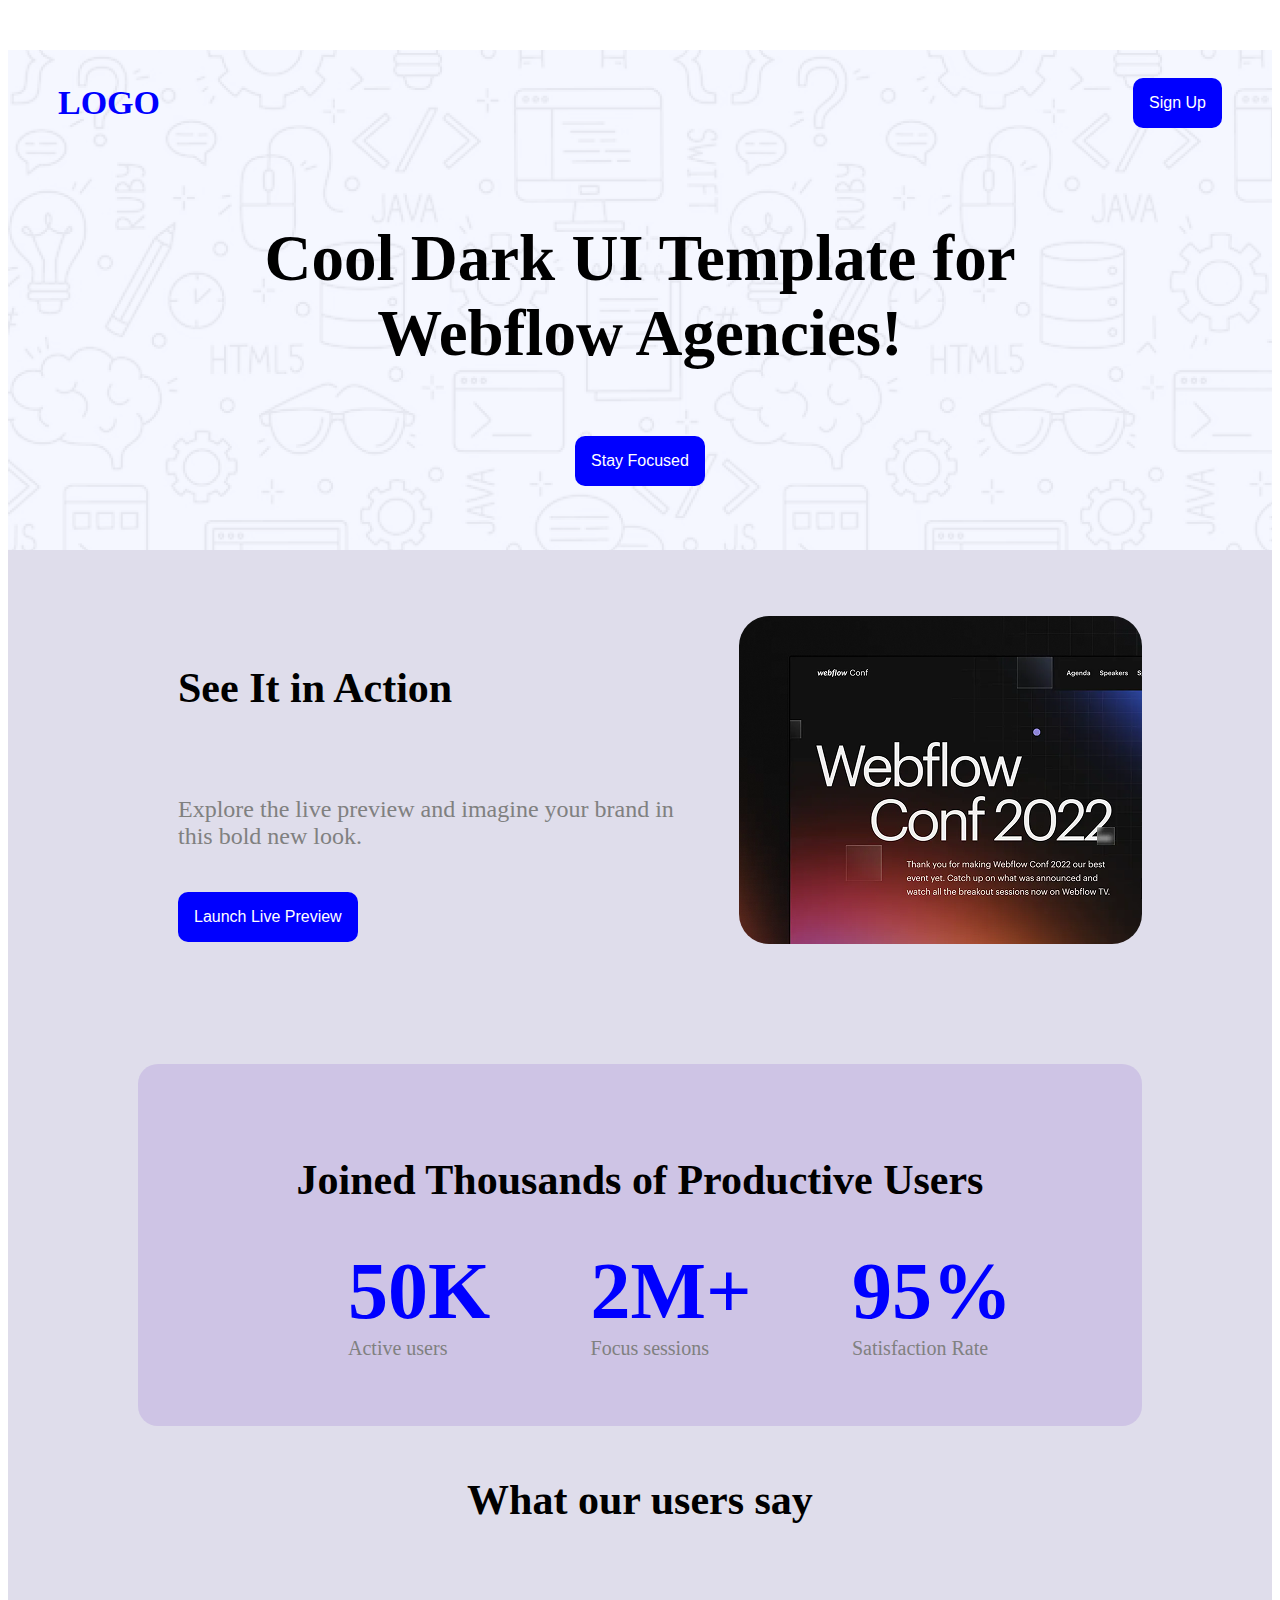
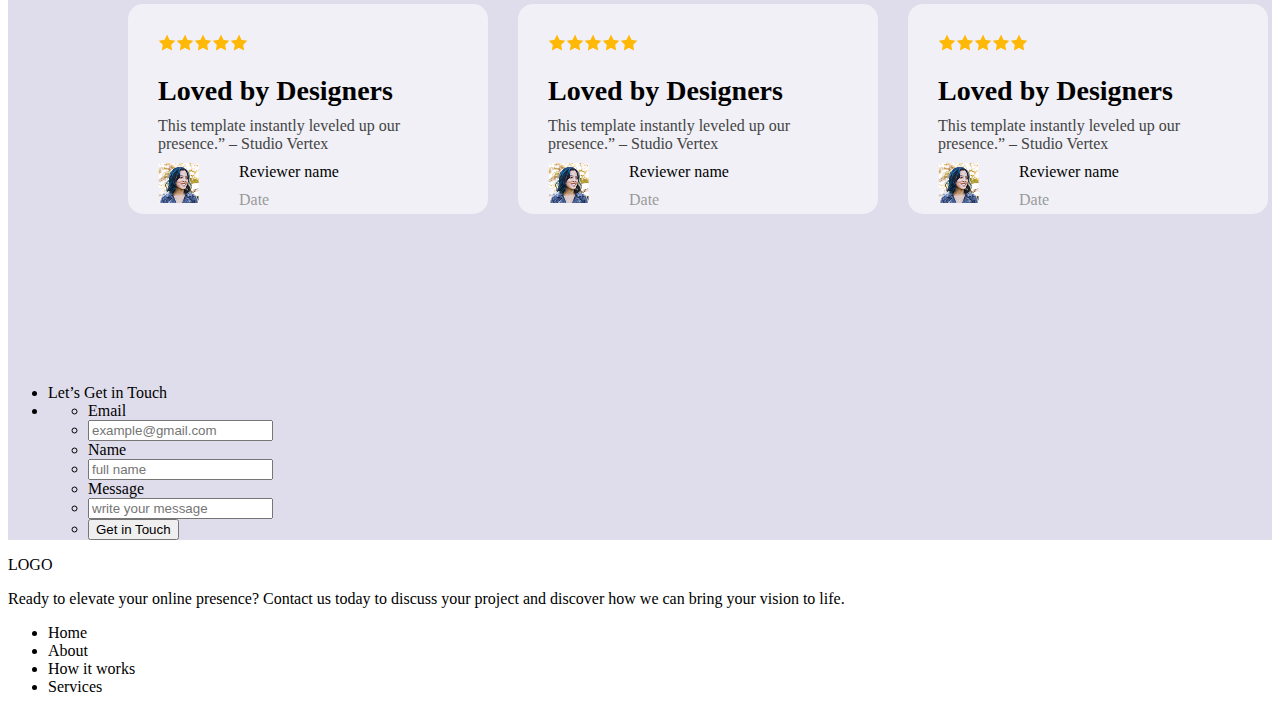
<file: index.html>
<!DOCTYPE html>
<html lang="en">
<head>
    <meta charset="UTF-8">
    <meta name="viewport" content="width=device-width, initial-scale=1.0">
    <title>My first assignment</title>
    <link rel="stylesheet" href="forCSS/cssfile.css">
</head>
<body>
    <header>
        <nav>
            <h3 class="logo">LOGO</h3>
            <a href=""><button class="btn">Sign Up</button></a>
        </nav>
            <p class="cool">Cool Dark UI Template for <br>Webflow Agencies!</p>
            <div class="stayfocused">
                <button class="btn">Stay Focused</button>
            </div>
    </header>
    <main class="main">
        <div class="partTwo">
            <ul class="ulTwo">
                <li id="seeit">
                    <h3 class="h3">See It in Action</h3><br><p id="seeP">Explore the live preview and imagine your brand in this bold new look.</p> <br> <button class="btn">Launch Live Preview</button>
                </li>
                <li><img src="wc.png" alt="" class="img" ></li>
            </ul>
        </div>
        <div class="partThree">
            <h3 class="h3"><p id="joined">Joined Thousands of Productive Users</p></h3>
            <ul>
                <li class="nested">
                    <ul><li class="big">50K</li><li class="small">Active users</li></ul>
                    <ul><li class="big">2M+</li><li class="small">Focus sessions</li></ul>
                    <ul><li class="big">95%</li><li class="small">Satisfaction Rate</li></ul>
                </li>
            </ul>
        </div>
        <div class="challenge1">
            <p class="say">What our users say</p>
            <ul class="review">
                <li>
                    <ul class="review2">
                    <li class="star">
                        <ul class="starL">
                            <li><img src="star.png" alt=""></li>
                            <li><img src="star.png" alt=""></li>
                            <li><img src="star.png" alt=""></li>
                            <li><img src="star.png" alt=""></li>
                            <li><img src="star.png" alt=""></li>
                        </ul>
                    </li>
                    <li class="short">Loved by Designers</li>
                    <li class="comment">This template instantly leveled up our presence.” – Studio Vertex</li>
                    <li class="rName">
                        <ul class="r1">
                            <li>
                                <img src="girl.png" alt="">
                            </li>
                                <ul class="r2">
                                    <li>Reviewer name</li>
                                    <li class="date">Date</li>
                                </ul>
                            </li>
                            </li>
                        </ul>
                    </li>
                    </ul>
                </li>
                <li>
                    <ul class="review2">
                    <li class="star">
                        <ul class="starL">
                            <li><img src="star.png" alt=""></li>
                            <li><img src="star.png" alt=""></li>
                            <li><img src="star.png" alt=""></li>
                            <li><img src="star.png" alt=""></li>
                            <li><img src="star.png" alt=""></li>
                        </ul>
                    </li>
                    <li class="short">Loved by Designers</li>
                    <li class="comment">This template instantly leveled up our presence.” – Studio Vertex</li>
                    <li class="rName">
                        <ul class="r1">
                            <li>
                                <img src="girl.png" alt="">
                            </li>
                                <ul class="r2">
                                    <li>Reviewer name</li>
                                    <li class="date">Date</li>
                                </ul>
                            </li>
                            </li>
                        </ul>
                    </li>
                    </ul>
                </li>
                <li>
                    <ul class="review2">
                    <li class="star">
                        <ul class="starL">
                            <li><img src="star.png" alt=""></li>
                            <li><img src="star.png" alt=""></li>
                            <li><img src="star.png" alt=""></li>
                            <li><img src="star.png" alt=""></li>
                            <li><img src="star.png" alt=""></li>
                        </ul>
                    </li>
                    <li class="short">Loved by Designers</li>
                    <li class="comment">This template instantly leveled up our presence.” – Studio Vertex</li>
                    <li class="rName">
                        <ul class="r1">
                            <li>
                                <img src="girl.png" alt="">
                            </li>
                                <ul class="r2">
                                    <li>Reviewer name</li>
                                    <li class="date">Date</li>
                                </ul>
                            </li>
                            </li>
                        </ul>
                    </li>
                    </ul>
                </li>
            </ul>
        </div>
               <div class="partFour">
            <ul class="touchlist">
                <li class="touch">Let’s Get in Touch</li>
                <li class="nested2">
                    <ul class="input">
                        <li class="feildName">Email</li>
                        <li class="box"><input type="email" placeholder="example@gmail.com" class="box"></li>
                        <li class="feildName">Name</li>
                        <li class="box"><input type="text" id="Name" name="name" placeholder="full name" class="box"></li>
                        <li class="feildName">Message</li>
                        <li class="box2"><input type="text" placeholder="write your message" class="box2"></li>
                        <li><button class="btn2">Get in Touch</button></li>
                    </ul>
                </li>
            </ul>
        </div>
    </main>
     <footer class="footer">
        <p class="f1">LOGO</p>
        <p class="f2">Ready to elevate your online presence? Contact us today to discuss your project and discover how we can bring your vision to life.</p>
        <ul class="fList">
            <li>Home</li>
            <li>About</li>
            <li>How it works</li>
            <li>Services</li>
        </ul>
    </footer>
</body>
</html>
</file>
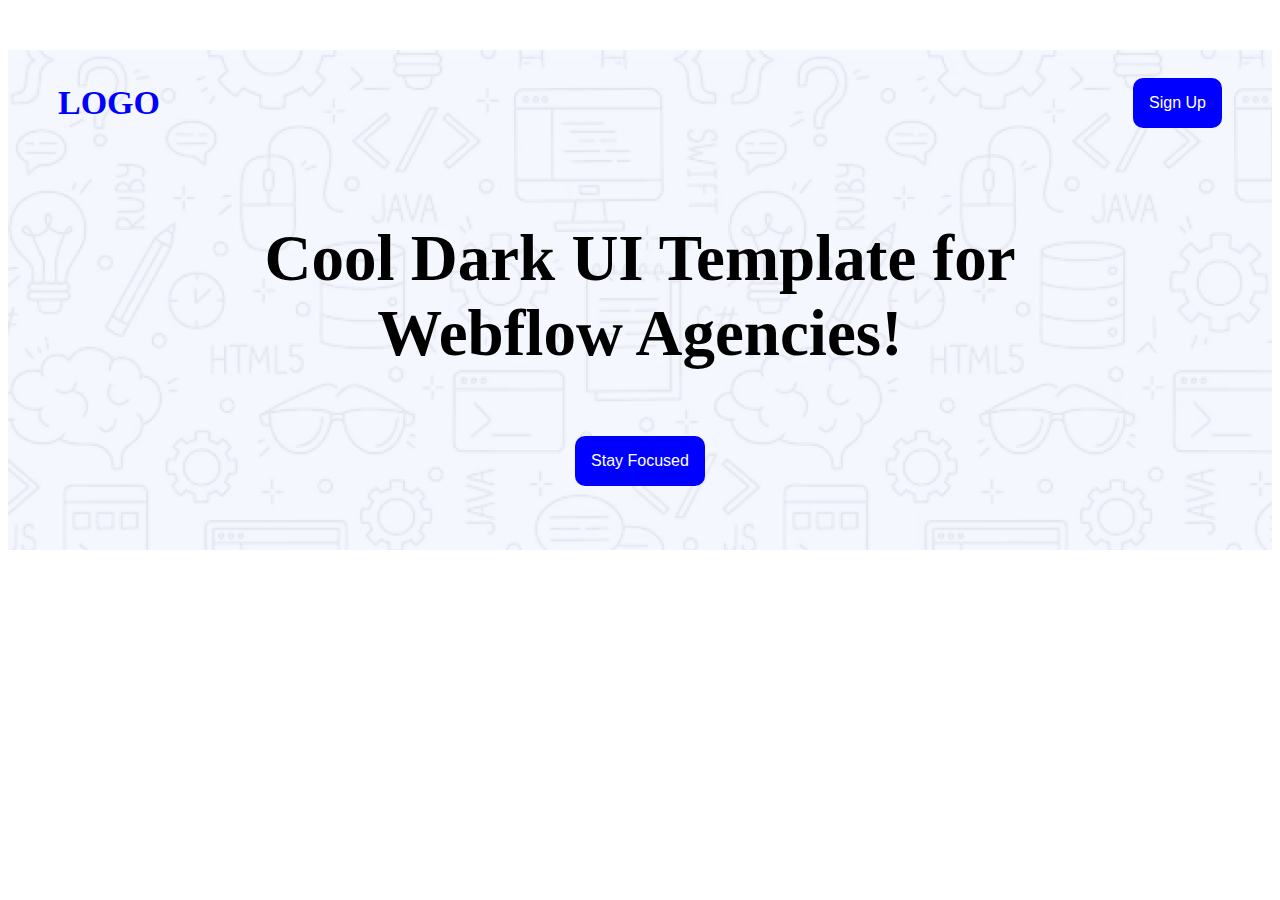
<file: htmlfile.html>
<!DOCTYPE html>
<html lang="en">
<head>
    <meta charset="UTF-8">
    <meta name="viewport" content="width=device-width, initial-scale=1.0">
    <title>My first assignment</title>
    <link rel="stylesheet" href="forCSS/cssfile.css">
</head>
<body>
    <header>
        <nav>
            <h3 class="logo">LOGO</h3>
            <a href=""><button class="btn">Sign Up</button></a>
        </nav>
            <p class="cool">Cool Dark UI Template for <br>Webflow Agencies!</p>
            <div class="stayfocused">
                <button class="btn">Stay Focused</button>
            </div>
    </header>
</file>
<file: forCSS/cssfile.css>
header{
    background-image: url('bg1.png');
    height: 500px;
}
nav{
    display: flex;
    align-items: center;
    justify-content: space-between;
    margin: 50px 50px;
}
.stayfocused{
    display: flex;
    justify-content: center;
}
.btn{
    font-size: 16px;
    padding: 16px;
    background-color: blue;
    color: white;
    border-radius: 10px;
    border: none;
    box-shadow: none;
    cursor: pointer;
    transition: background-color 0.4s ease;
}
.btn:hover{
    background-color: skyblue;
}
.cool{
    font-weight: bold;
    font-size: 65px;
    text-align: center;
}
.logo{
    font-size: 34px;
    color: blue;
}
.main{
    background-color: rgba(131, 121, 176, 0.254);
}
.partTwo{
    padding: 50px 130px;
}
.ulTwo{
    display: flex;
    align-items: center;
    justify-content: space-between;
    list-style: none;
}
#seeit{
    width: 500px;
}
.h3{
    font-size: 42px;
    font-weight: bold;
}
#seeP{
    font-size: 24px;
    font-weight: lighter;
    color: gray;
}
.img{
    border-radius: 30px;
}
.partThree{
    padding: 50px 130px;
    background-color: rgba(181, 160, 221, 0.408);
    margin: 50px 130px;
    border-radius: 20px;
    align-items: center;
}
.nested{
    display: flex;
    align-items: center;
    justify-content: space-between;
}
#joined{
    text-align: center;
}
.big{
    font-size: 80px;
    color: blue;
    font-weight: bold;
    list-style: none;
}
.small{
    font-size: 20px;
    color: gray;
    font-weight: lighter;
    list-style: none;
}
.say{
    font-size: 42px;
    font-weight: bold;
    text-align: center;
}
.gap{
    gap: 10px;
}
.review{
    display: flex;
    list-style: none;
    height: 300px;
    margin: 80px 80px;
    gap: 30px;
}
.review2{
    list-style: none;
    background-color: rgba(255, 255, 255, 0.545);
    border-radius: 15px;
    width: 300px;
    height: 150px;
    padding: 30px;
    gap: 0;
}
.review2 li{
    margin-bottom: 10px;
}
.starL{
    display: flex;
    list-style: none;
   padding-left: 0;
}
.comment{
    font-weight: lighter;
    color: rgb(68, 68, 68);
}
.short{
    font-size: 28px;
    font-weight: bold;
}
.r1{
    display: flex;
    list-style: none;
    padding-left: 0;
}
.r2{
    list-style: none;
}
.date{
    color: rgba(128, 128, 128, 0.783);
}
</file>
